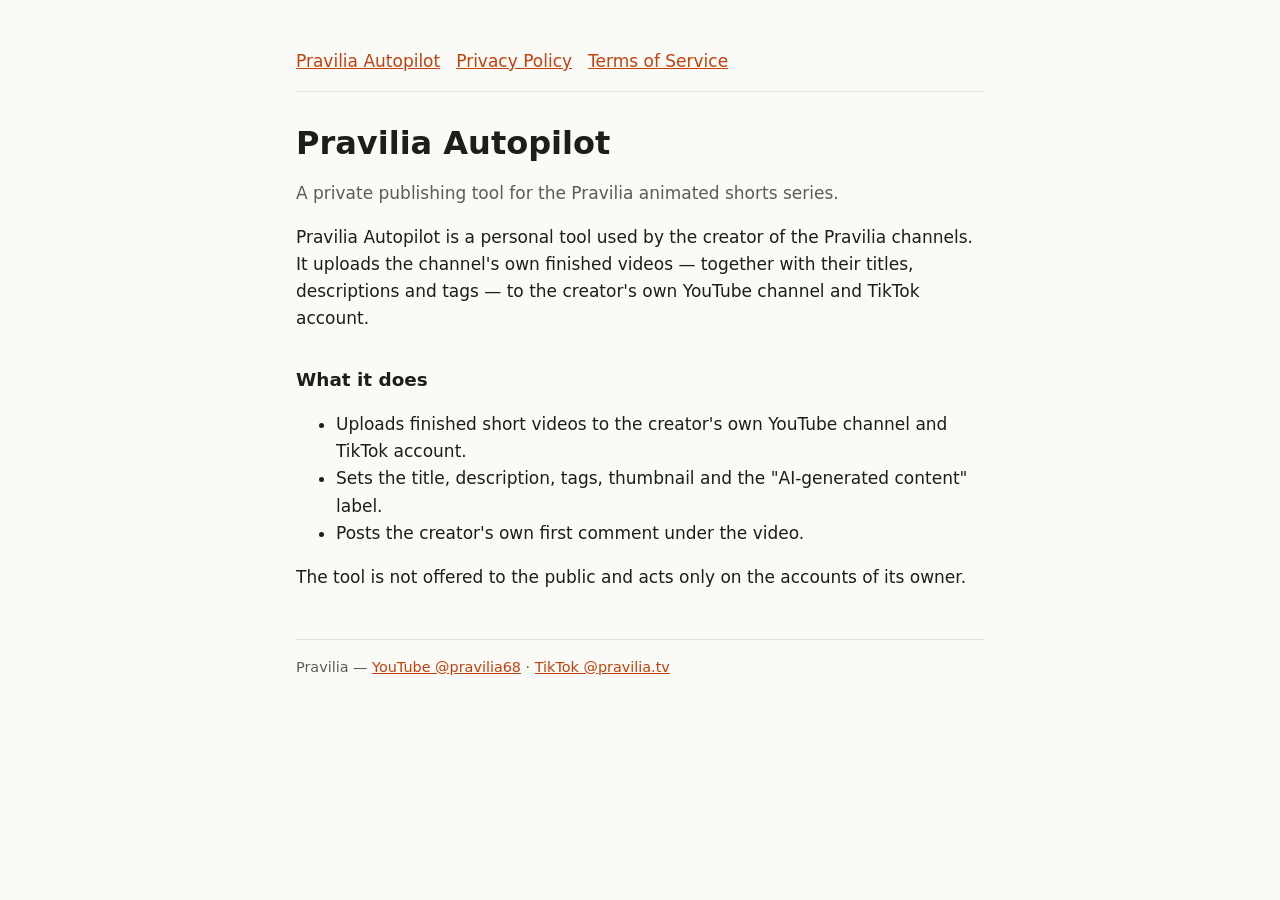
<file: index.html>
<!doctype html>
<html lang="en"><head><meta charset="utf-8"><meta name="viewport" content="width=device-width,initial-scale=1"><title>Pravilia Autopilot</title><link rel="stylesheet" href="style.css"></head><body><main><nav><a href="./">Pravilia Autopilot</a><a href="privacy.html">Privacy Policy</a><a href="terms.html">Terms of Service</a></nav>
<h1>Pravilia Autopilot</h1>
<p class="muted">A private publishing tool for the Pravilia animated shorts series.</p>
<p>Pravilia Autopilot is a personal tool used by the creator of the Pravilia channels. It uploads the channel's own finished videos — together with their titles, descriptions and tags — to the creator's own YouTube channel and TikTok account.</p>
<h2>What it does</h2>
<ul><li>Uploads finished short videos to the creator's own YouTube channel and TikTok account.</li><li>Sets the title, description, tags, thumbnail and the "AI-generated content" label.</li><li>Posts the creator's own first comment under the video.</li></ul>
<p>The tool is not offered to the public and acts only on the accounts of its owner.</p>
<footer>Pravilia — <a href="https://www.youtube.com/@pravilia68">YouTube @pravilia68</a> · <a href="https://www.tiktok.com/@pravilia.tv">TikTok @pravilia.tv</a></footer></main></body></html>
</file>
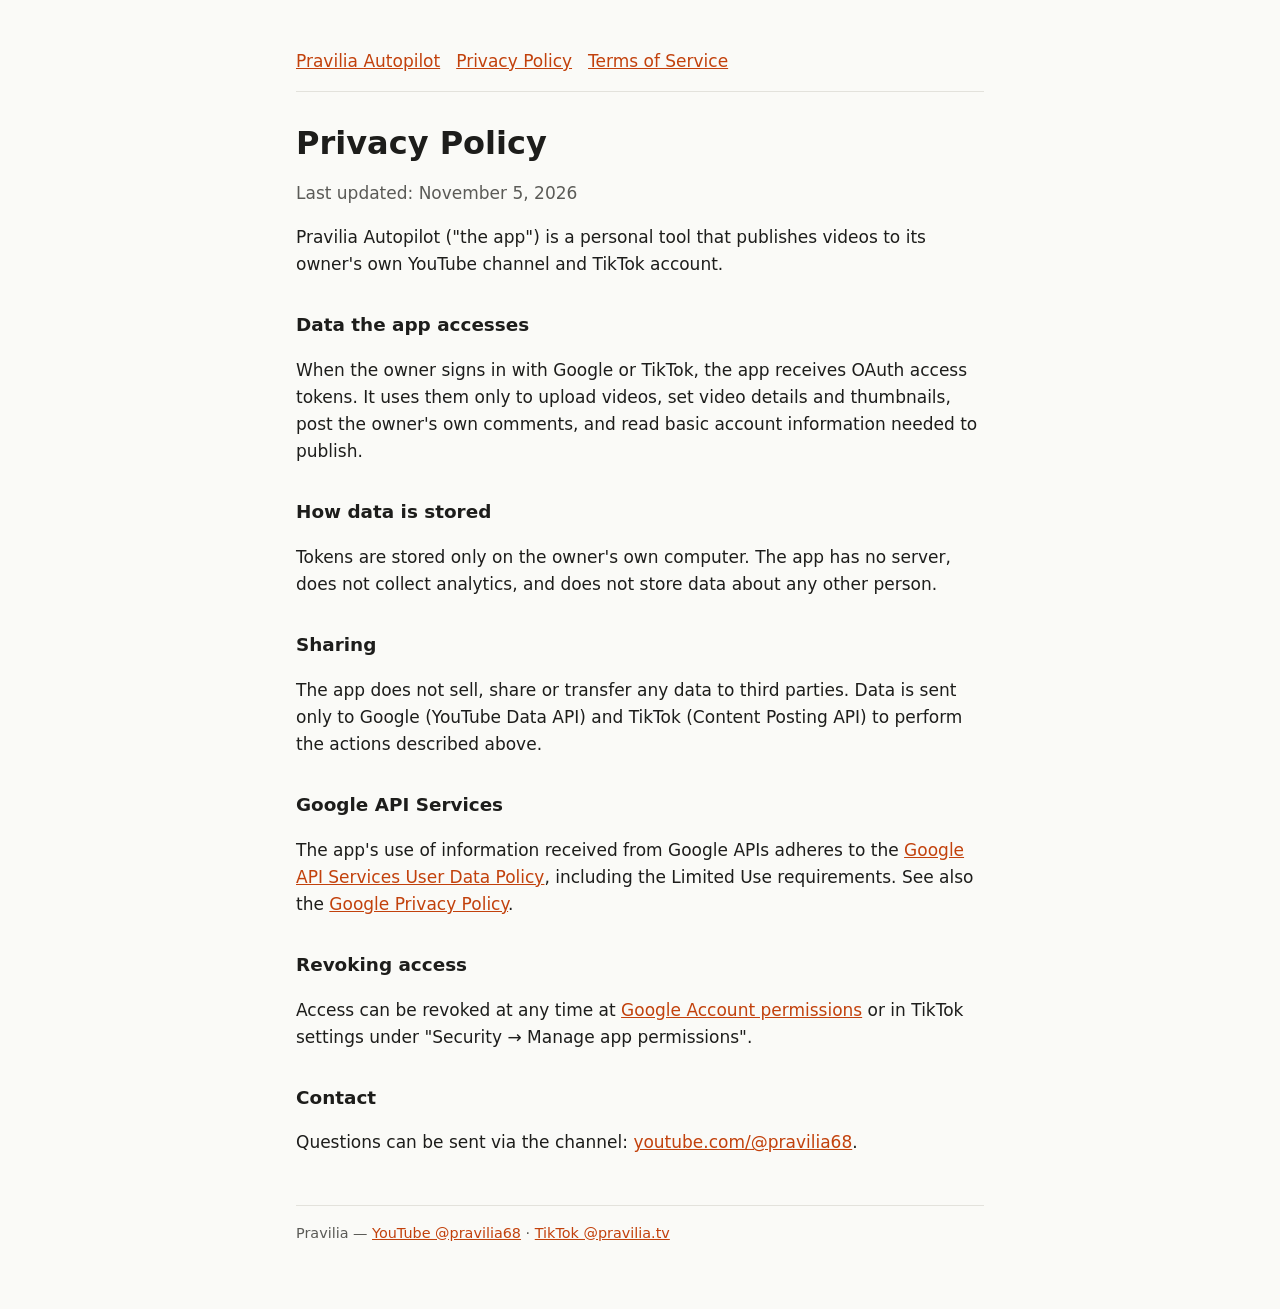
<file: privacy.html>
<!doctype html>
<html lang="en"><head><meta charset="utf-8"><meta name="viewport" content="width=device-width,initial-scale=1"><title>Privacy Policy — Pravilia Autopilot</title><link rel="stylesheet" href="style.css"></head><body><main><nav><a href="./">Pravilia Autopilot</a><a href="privacy.html">Privacy Policy</a><a href="terms.html">Terms of Service</a></nav>
<h1>Privacy Policy</h1>
<p class="muted">Last updated: November 5, 2026</p>
<p>Pravilia Autopilot ("the app") is a personal tool that publishes videos to its owner's own YouTube channel and TikTok account.</p>
<h2>Data the app accesses</h2>
<p>When the owner signs in with Google or TikTok, the app receives OAuth access tokens. It uses them only to upload videos, set video details and thumbnails, post the owner's own comments, and read basic account information needed to publish.</p>
<h2>How data is stored</h2>
<p>Tokens are stored only on the owner's own computer. The app has no server, does not collect analytics, and does not store data about any other person.</p>
<h2>Sharing</h2>
<p>The app does not sell, share or transfer any data to third parties. Data is sent only to Google (YouTube Data API) and TikTok (Content Posting API) to perform the actions described above.</p>
<h2>Google API Services</h2>
<p>The app's use of information received from Google APIs adheres to the <a href="https://developers.google.com/terms/api-services-user-data-policy">Google API Services User Data Policy</a>, including the Limited Use requirements. See also the <a href="https://policies.google.com/privacy">Google Privacy Policy</a>.</p>
<h2>Revoking access</h2>
<p>Access can be revoked at any time at <a href="https://myaccount.google.com/permissions">Google Account permissions</a> or in TikTok settings under "Security → Manage app permissions".</p>
<h2>Contact</h2>
<p>Questions can be sent via the channel: <a href="https://www.youtube.com/@pravilia68">youtube.com/@pravilia68</a>.</p>
<footer>Pravilia — <a href="https://www.youtube.com/@pravilia68">YouTube @pravilia68</a> · <a href="https://www.tiktok.com/@pravilia.tv">TikTok @pravilia.tv</a></footer></main></body></html>
</file>
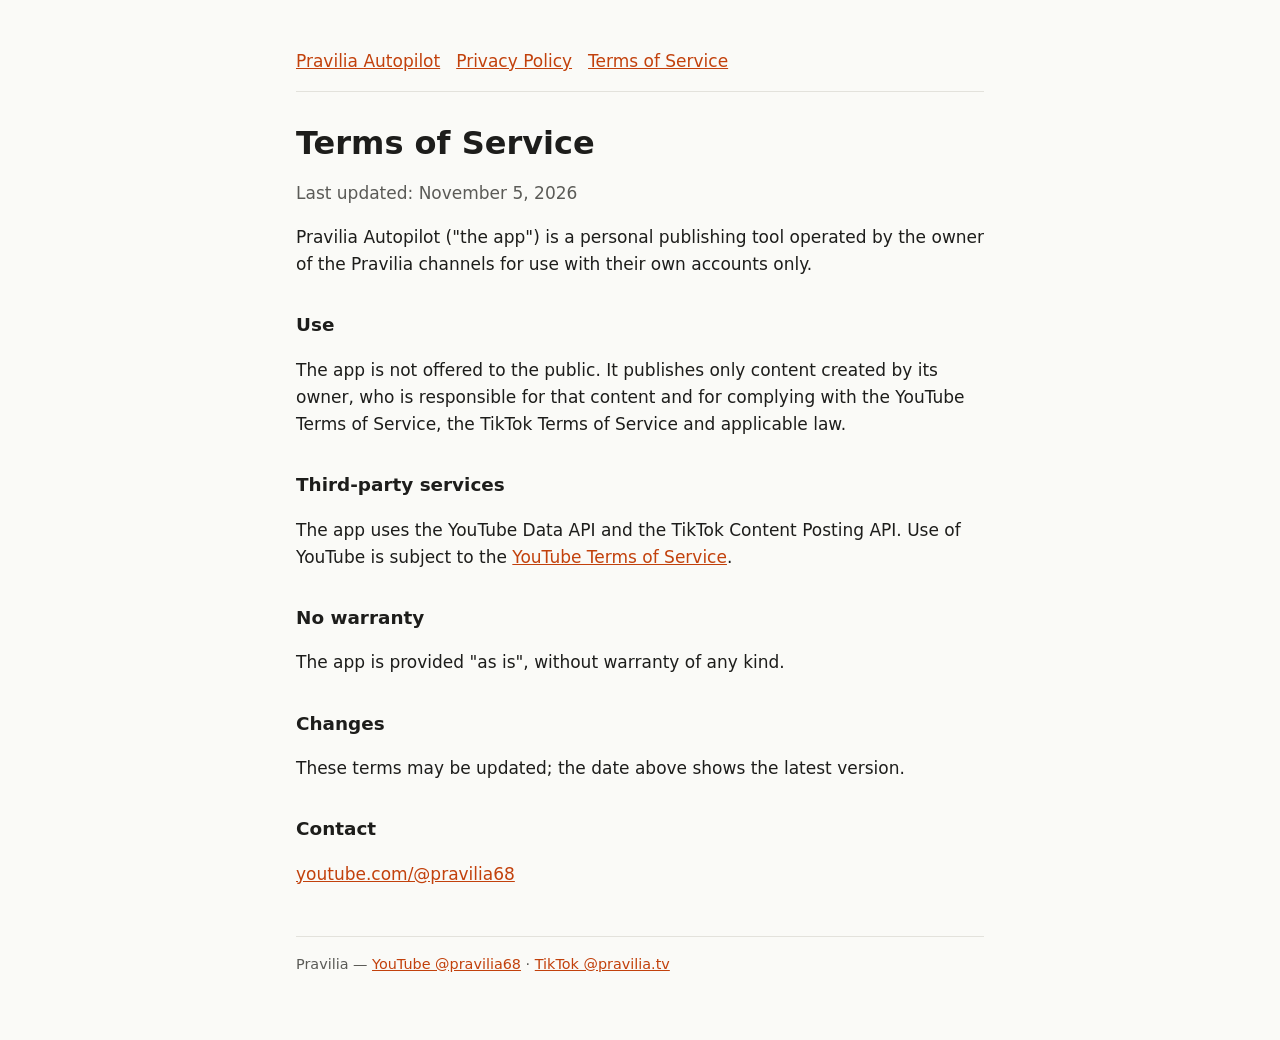
<file: terms.html>
<!doctype html>
<html lang="en"><head><meta charset="utf-8"><meta name="viewport" content="width=device-width,initial-scale=1"><title>Terms of Service — Pravilia Autopilot</title><link rel="stylesheet" href="style.css"></head><body><main><nav><a href="./">Pravilia Autopilot</a><a href="privacy.html">Privacy Policy</a><a href="terms.html">Terms of Service</a></nav>
<h1>Terms of Service</h1>
<p class="muted">Last updated: November 5, 2026</p>
<p>Pravilia Autopilot ("the app") is a personal publishing tool operated by the owner of the Pravilia channels for use with their own accounts only.</p>
<h2>Use</h2>
<p>The app is not offered to the public. It publishes only content created by its owner, who is responsible for that content and for complying with the YouTube Terms of Service, the TikTok Terms of Service and applicable law.</p>
<h2>Third-party services</h2>
<p>The app uses the YouTube Data API and the TikTok Content Posting API. Use of YouTube is subject to the <a href="https://www.youtube.com/t/terms">YouTube Terms of Service</a>.</p>
<h2>No warranty</h2>
<p>The app is provided "as is", without warranty of any kind.</p>
<h2>Changes</h2>
<p>These terms may be updated; the date above shows the latest version.</p>
<h2>Contact</h2>
<p><a href="https://www.youtube.com/@pravilia68">youtube.com/@pravilia68</a></p>
<footer>Pravilia — <a href="https://www.youtube.com/@pravilia68">YouTube @pravilia68</a> · <a href="https://www.tiktok.com/@pravilia.tv">TikTok @pravilia.tv</a></footer></main></body></html>
</file>
<file: style.css>
:root{--bg:#fafaf7;--fg:#1d1d1b;--muted:#5b5b57;--line:#e3e2dc;--accent:#c2410c}
@media (prefers-color-scheme:dark){:root{--bg:#161615;--fg:#ecebe6;--muted:#a3a29c;--line:#2d2d2a;--accent:#fb923c}}
*{box-sizing:border-box}body{margin:0;background:var(--bg);color:var(--fg);font:17px/1.6 system-ui,-apple-system,"Segoe UI",Roboto,sans-serif}
main{max-width:720px;margin:0 auto;padding:48px 16px 64px}h1{font-size:2rem;line-height:1.2;margin:0 0 8px}h2{font-size:1.15rem;margin:32px 0 8px}
p,li{color:var(--fg)}.muted{color:var(--muted)}a{color:var(--accent)}nav{display:flex;gap:16px;flex-wrap:wrap;border-bottom:1px solid var(--line);padding-bottom:16px;margin-bottom:32px}
footer{margin-top:48px;border-top:1px solid var(--line);padding-top:16px;color:var(--muted);font-size:.9rem}
</file>
